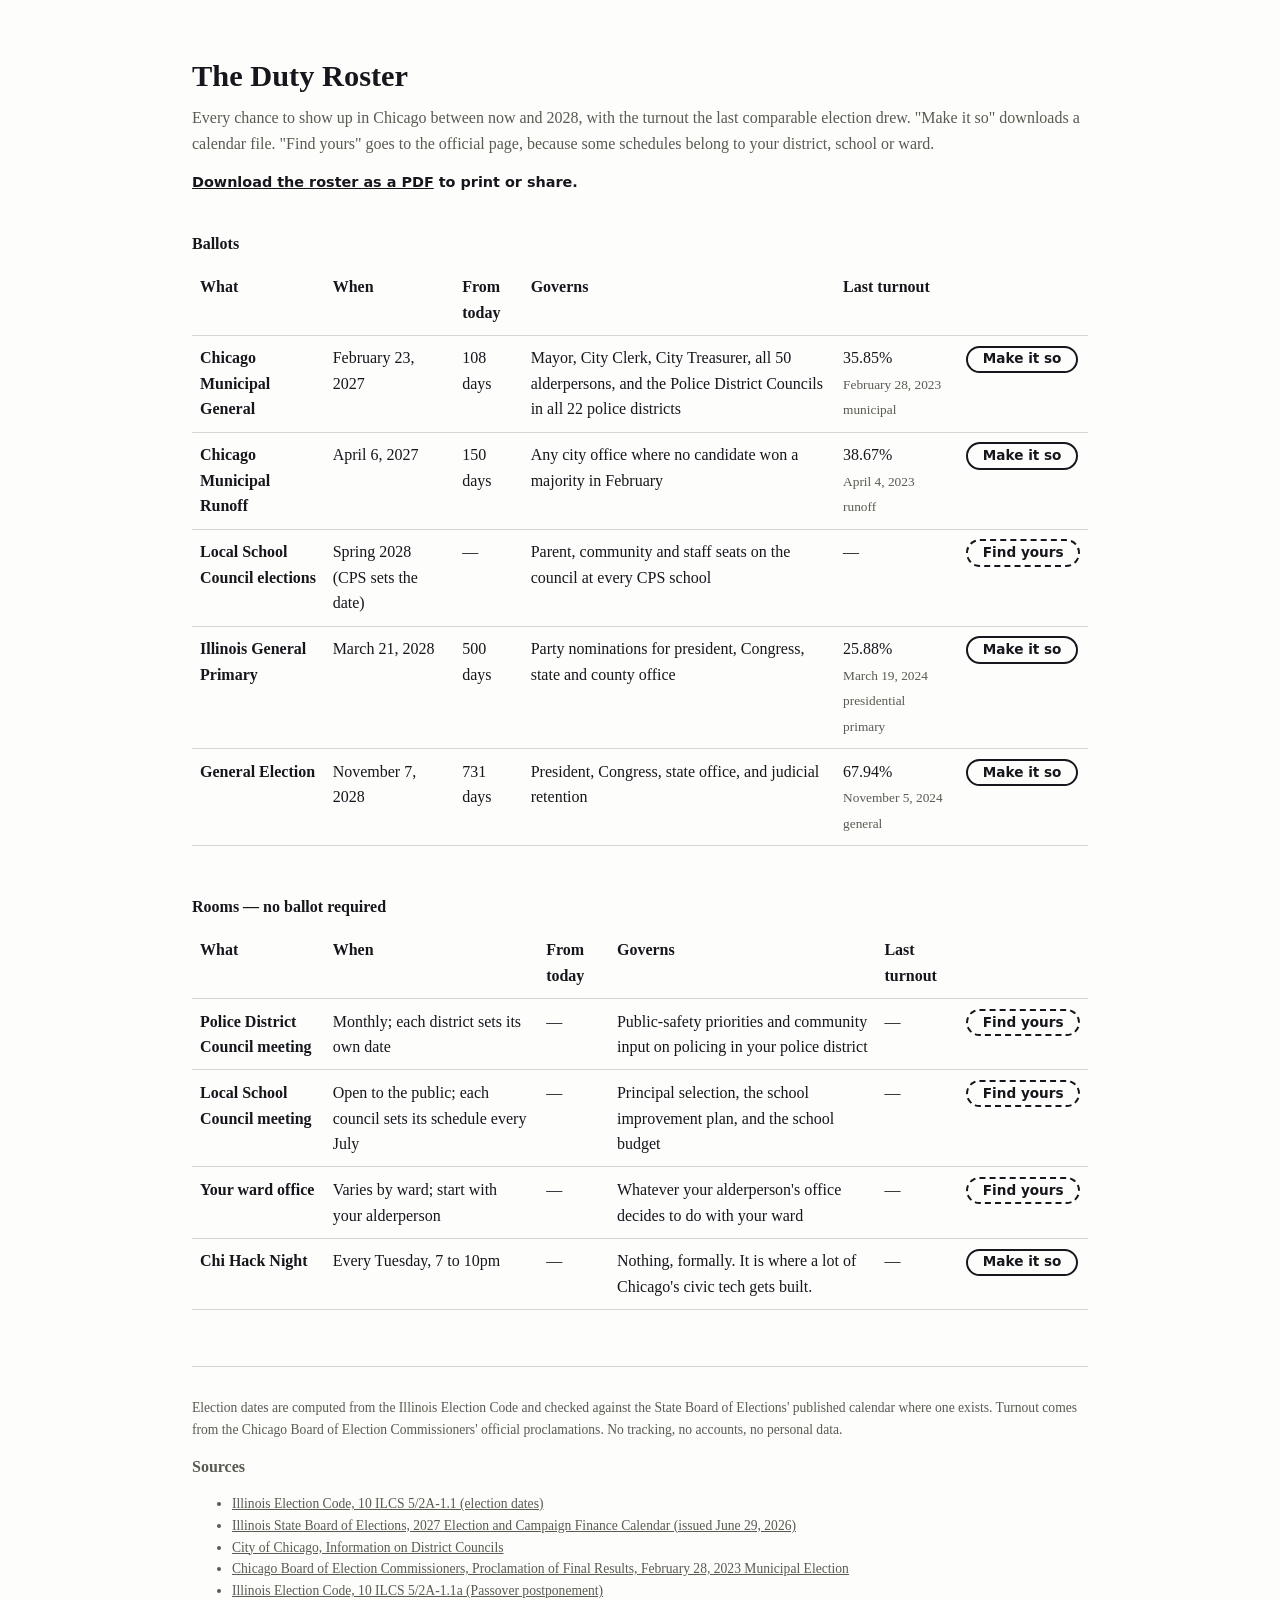
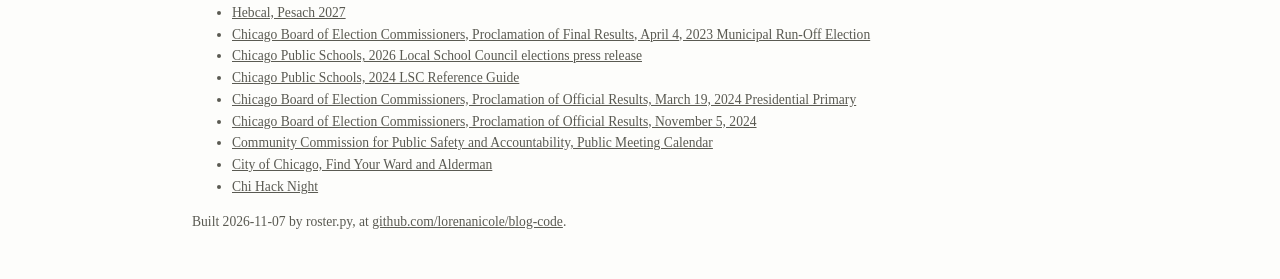
<file: content/extra/roster/index.html>
<!DOCTYPE html>
<html lang="en">
<head>
<meta charset="utf-8">
<meta name="viewport" content="width=device-width, initial-scale=1">
<title>The Duty Roster</title>
<style>
  :root { --ink: #16161d; --paper: #fdfdfb; --rule: #d7d7d0; --quiet: #5a5a52; }
  @media (prefers-color-scheme: dark) {
    :root { --ink: #e8e8e3; --paper: #16161d; --rule: #3a3a42; --quiet: #a0a098; }
  }
  body { margin: 0 auto; max-width: 56rem; padding: 2rem 1rem;
         background: var(--paper); color: var(--ink);
         font: 1rem/1.6 ui-serif, Georgia, "Times New Roman", serif; }
  h1 { font-size: 1.9rem; margin-bottom: .25rem; }
  .standfirst { color: var(--quiet); margin-top: 0; }
  .wrap { overflow-x: auto; }
  table { border-collapse: collapse; width: 100%; margin: 1.5rem 0; }
  caption { text-align: left; font-weight: 700; padding-bottom: .5rem; }
  th, td { border-bottom: 1px solid var(--rule); padding: .6rem .5rem;
            text-align: left; vertical-align: top; }
  th[scope="row"] { font-weight: 600; }
  small { color: var(--quiet); }
  .make-it-so, .find { display: inline-block; border: 2px solid var(--ink); border-radius: 999px;
                 padding: .3rem .9rem; text-decoration: none; color: var(--ink);
                 font: 600 .85rem/1 ui-sans-serif, system-ui, sans-serif; white-space: nowrap; }
  .find { border-style: dashed; }
  .make-it-so:hover, .make-it-so:focus, .find:hover, .find:focus { background: var(--ink); color: var(--paper); }
  footer { color: var(--quiet); font-size: .85rem; border-top: 1px solid var(--rule);
            margin-top: 2rem; padding-top: 1rem; }
  footer a { color: inherit; }
  .pdf { font: 600 .9rem/1.4 ui-sans-serif, system-ui, sans-serif; }
  .print-only { display: none; }
  .pdf a { color: inherit; }
  @media print {
    :root { --ink: #000; --paper: #fff; --rule: #999; --quiet: #333; }
    body { max-width: none; padding: 0; font-size: 9.5pt; line-height: 1.4; }
    .countdown, .make-it-so, .pdf, .screen-only { display: none; }
    .print-only { display: inline; word-break: break-all; }
    p.print-only { display: block; }
    .wrap { break-inside: avoid; overflow: visible; }
    footer { font-size: 8pt; margin-top: 1rem; }
    footer li { margin: 0; }
    .find { border: none; padding: 0; font: inherit; white-space: normal; }
    .find::after { content: ": " attr(href); word-break: break-all; }
    tr { break-inside: avoid; }
  }
</style>
</head>
<body>
<h1>The Duty Roster</h1>
<p class="standfirst print-only">Every chance to show up in Chicago between now and 2028, with the turnout the last
comparable election drew. Calendar files for every date: lorenamesa.com/extra/roster/</p>
<p class="standfirst screen-only">Every chance to show up in Chicago between now and 2028, with the turnout
the last comparable election drew. "Make it so" downloads a calendar file. "Find yours" goes to
the official page, because some schedules belong to your district, school or ward.</p>
<p class="pdf"><a href="duty-roster.pdf" download>Download the roster as a PDF</a> to print or share.</p>

<div class="wrap">
<table>
  <caption>Ballots</caption>
  <thead>
    <tr><th scope="col">What</th><th scope="col">When</th><th scope="col" class="countdown">From today</th>
        <th scope="col">Governs</th><th scope="col">Last turnout</th><th scope="col"></th></tr>
  </thead>
  <tbody>
      <tr>
        <th scope="row">Chicago Municipal General</th>
        <td>February 23, 2027</td>
        <td class="countdown">108 days</td>
        <td>Mayor, City Clerk, City Treasurer, all 50 alderpersons, and the Police District Councils in all 22 police districts</td>
        <td>35.85%<br><small>February 28, 2023 municipal</small></td>
        <td><a class="make-it-so" download href="chicago-municipal-general.ics">Make it so</a><span class="print-only">https://chicagoelections.gov/</span></td>
      </tr>
      <tr>
        <th scope="row">Chicago Municipal Runoff</th>
        <td>April 6, 2027</td>
        <td class="countdown">150 days</td>
        <td>Any city office where no candidate won a majority in February</td>
        <td>38.67%<br><small>April 4, 2023 runoff</small></td>
        <td><a class="make-it-so" download href="chicago-municipal-runoff.ics">Make it so</a><span class="print-only">https://chicagoelections.gov/</span></td>
      </tr>
      <tr>
        <th scope="row">Local School Council elections</th>
        <td>Spring 2028 (CPS sets the date)</td>
        <td class="countdown">—</td>
        <td>Parent, community and staff seats on the council at every CPS school</td>
        <td>—</td>
        <td><a class="find" href="https://cps.edu/lscelection">Find yours</a></td>
      </tr>
      <tr>
        <th scope="row">Illinois General Primary</th>
        <td>March 21, 2028</td>
        <td class="countdown">500 days</td>
        <td>Party nominations for president, Congress, state and county office</td>
        <td>25.88%<br><small>March 19, 2024 presidential primary</small></td>
        <td><a class="make-it-so" download href="illinois-general-primary.ics">Make it so</a><span class="print-only">https://chicagoelections.gov/</span></td>
      </tr>
      <tr>
        <th scope="row">General Election</th>
        <td>November 7, 2028</td>
        <td class="countdown">731 days</td>
        <td>President, Congress, state office, and judicial retention</td>
        <td>67.94%<br><small>November 5, 2024 general</small></td>
        <td><a class="make-it-so" download href="general-election.ics">Make it so</a><span class="print-only">https://chicagoelections.gov/</span></td>
      </tr>
  </tbody>
</table>
</div>

<div class="wrap">
<table>
  <caption>Rooms — no ballot required</caption>
  <thead>
    <tr><th scope="col">What</th><th scope="col">When</th><th scope="col" class="countdown">From today</th>
        <th scope="col">Governs</th><th scope="col">Last turnout</th><th scope="col"></th></tr>
  </thead>
  <tbody>
      <tr>
        <th scope="row">Police District Council meeting</th>
        <td>Monthly; each district sets its own date</td>
        <td class="countdown">—</td>
        <td>Public-safety priorities and community input on policing in your police district</td>
        <td>—</td>
        <td><a class="find" href="https://ccpsa.chicago.gov/public-meeting-calendar/">Find yours</a></td>
      </tr>
      <tr>
        <th scope="row">Local School Council meeting</th>
        <td>Open to the public; each council sets its schedule every July</td>
        <td class="countdown">—</td>
        <td>Principal selection, the school improvement plan, and the school budget</td>
        <td>—</td>
        <td><a class="find" href="https://schoolinfo.cps.edu/Map-LSCMembers/">Find yours</a></td>
      </tr>
      <tr>
        <th scope="row">Your ward office</th>
        <td>Varies by ward; start with your alderperson</td>
        <td class="countdown">—</td>
        <td>Whatever your alderperson&#x27;s office decides to do with your ward</td>
        <td>—</td>
        <td><a class="find" href="https://chicago.gov/city/en/depts/mayor/provdrs/your_ward_and_alderman/svcs/find_my_alderman.html">Find yours</a></td>
      </tr>
      <tr>
        <th scope="row">Chi Hack Night</th>
        <td>Every Tuesday, 7 to 10pm</td>
        <td class="countdown">—</td>
        <td>Nothing, formally. It is where a lot of Chicago&#x27;s civic tech gets built.</td>
        <td>—</td>
        <td><a class="make-it-so" download href="chi-hack-night.ics">Make it so</a><span class="print-only">https://chihacknight.org/</span></td>
      </tr>
  </tbody>
</table>
</div>

<footer>
  <p>Election dates are computed from the Illinois Election Code and checked against the State
  Board of Elections' published calendar where one exists. Turnout comes from the Chicago Board
  of Election Commissioners' official proclamations. No tracking, no accounts, no personal data.</p>
  <h2 style="font-size:1rem">Sources</h2>
  <ul>
    <li><a href="https://ilga.gov/legislation/ilcs/documents/001000050K2A-1.1.htm">Illinois Election Code, 10 ILCS 5/2A-1.1 (election dates)</a></li>
    <li><a href="https://cdn.ymaws.com/www.ilparks.org/resource/resmgr/legislative_material/election_calendar/2027electionandcampaignfinan.pdf">Illinois State Board of Elections, 2027 Election and Campaign Finance Calendar (issued June 29, 2026)</a></li>
    <li><a href="https://www.chicago.gov/city/en/depts/ccpsa/supp_info/district-councils.html">City of Chicago, Information on District Councils</a></li>
    <li><a href="https://chicagoelections.gov/news/proclamation-final-results-february-28-2023-municipal-election-city-chicago">Chicago Board of Election Commissioners, Proclamation of Final Results, February 28, 2023 Municipal Election</a></li>
    <li><a href="https://witnessslips.ilga.gov/legislation/ilcs/documents/001000050K2A-1.1a.htm">Illinois Election Code, 10 ILCS 5/2A-1.1a (Passover postponement)</a></li>
    <li><a href="https://hebcal.com/h/pesach-2027?i=on">Hebcal, Pesach 2027</a></li>
    <li><a href="https://chicagoelections.gov/news/proclamation-final-results-april-4-2023-municipal-run-election-city-chicago">Chicago Board of Election Commissioners, Proclamation of Final Results, April 4, 2023 Municipal Run-Off Election</a></li>
    <li><a href="https://www.cps.edu/press-releases/2026/march/chicago-public-schools-kicks-off--2026-district-wide-local-school-council-elections/">Chicago Public Schools, 2026 Local School Council elections press release</a></li>
    <li><a href="https://cps.edu/globalassets/cps-pages/about-cps/local-school-councils-lscs/2024-lsc-reference-guide-english.pdf">Chicago Public Schools, 2024 LSC Reference Guide</a></li>
    <li><a href="https://chicagoelections.gov/news/proclamation-official-results-march-19-2024-presidential-primary-election-city-chicago">Chicago Board of Election Commissioners, Proclamation of Official Results, March 19, 2024 Presidential Primary</a></li>
    <li><a href="https://cboeprod.blob.core.usgovcloudapi.net/prod/2024-11/Proclamation%20of%20Official%20Results%20-%20November%205,%202024.pdf">Chicago Board of Election Commissioners, Proclamation of Official Results, November 5, 2024</a></li>
    <li><a href="https://ccpsa.chicago.gov/public-meeting-calendar/">Community Commission for Public Safety and Accountability, Public Meeting Calendar</a></li>
    <li><a href="https://chicago.gov/city/en/depts/mayor/provdrs/your_ward_and_alderman/svcs/find_my_alderman.html">City of Chicago, Find Your Ward and Alderman</a></li>
    <li><a href="https://chihacknight.org/">Chi Hack Night</a></li>
  </ul>
  <p>Built 2026-11-07 by roster.py, at
  <a href="https://github.com/lorenanicole/blog-code/tree/main/make-it-so-show-up-build-tools">github.com/lorenanicole/blog-code</a>.</p>
</footer>
</body>
</html>
</file>
